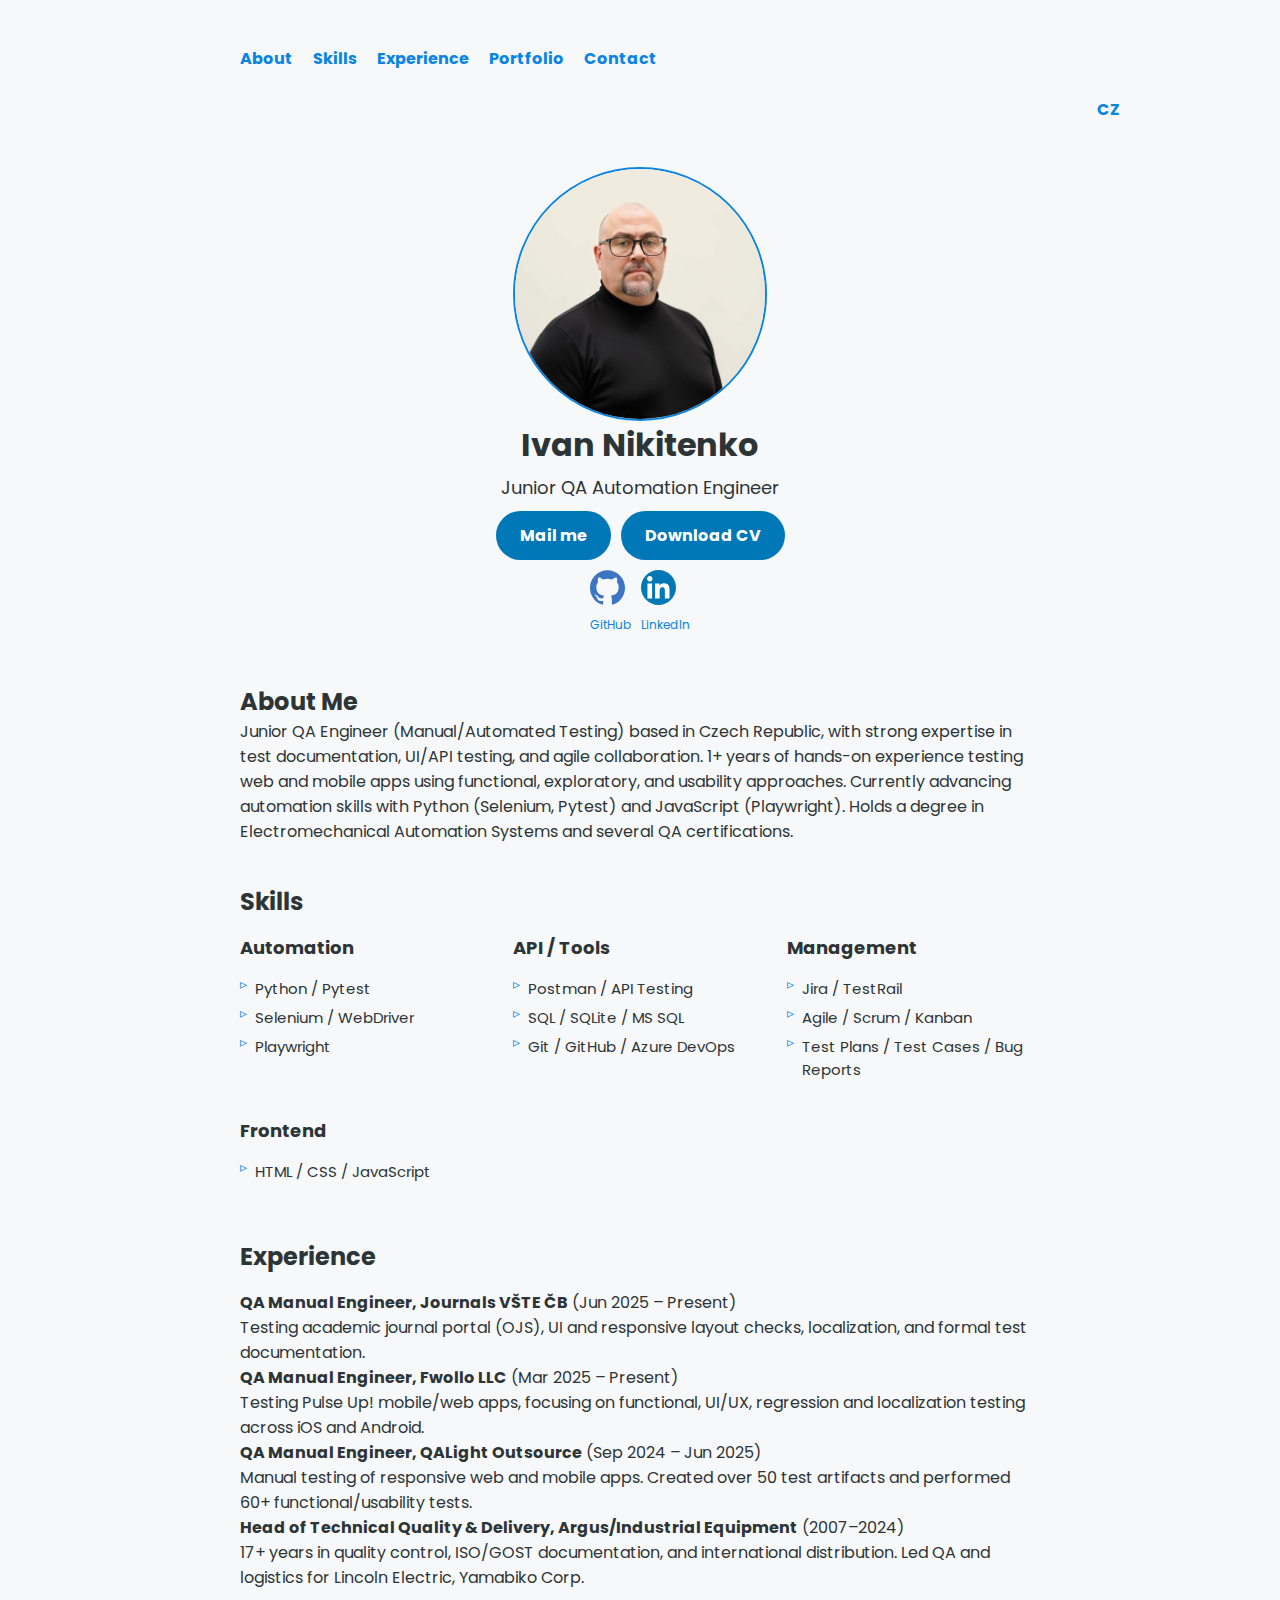
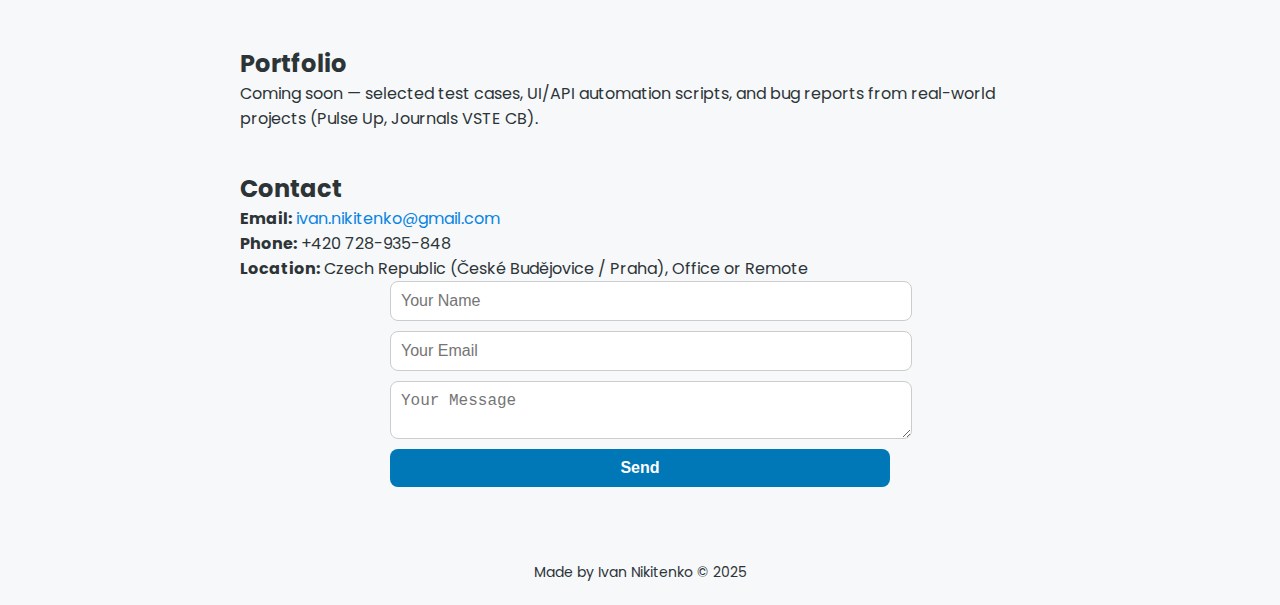
<file: index.html>
<!DOCTYPE html>
<html lang="en">
<head>
  <meta charset="UTF-8" />
  <meta name="viewport" content="width=device-width, initial-scale=1.0" />
  <title>Ivan Nikitenko | QA Engineer</title>
  <link rel="stylesheet" href="./css/index.css" />
  <link href="https://fonts.googleapis.com/css2?family=Poppins:wght@400;600&display=swap" rel="stylesheet" />
  <meta name="description" content="QA Automation Engineer portfolio site of Ivan Nikitenko" />
  <link rel="icon" type="image/png" href="./images/favicon.png" />
</head>
<body>
  <header>
    <nav class="navbar" style="flex-direction: column; align-items: flex-start; gap: 10px;">
      <ul class="nav-links">
        <li><a href="#about">About</a></li>
        <li><a href="#skills">Skills</a></li>
        <li><a href="#experience">Experience</a></li>
        <li><a href="#portfolio">Portfolio</a></li>
        <li><a href="#contact">Contact</a></li>
      </ul>
      <a class="language-switch" href="./pages/cz.html">CZ</a>
    </nav>
  </header>

  <main>
    <section class="hero">
      <img class="avatar" style="max-width: 300px; height: auto;" src="./images/avatar.png" alt="My avatar" />
      <h1>Ivan Nikitenko</h1>
      <p class="subtitle">Junior QA Automation Engineer</p>
      <div class="hero-buttons">
        <a class="large-button" href="mailto:ivan.nikitenko@gmail.com">Mail me</a>
        <a class="large-button secondary" href="cv/Ivan_Nikitenko_QA_Engineer_CV.pdf" download target="_blank">Download CV</a>
      </div>
      <ul class="links">
        <li><a href="https://github.com/SeniorEU" target="_blank" aria-label="GitHub"><img src="./images/github.svg" alt="GitHub" /></a></li>
        <li><a href="https://www.linkedin.com/in/ivannikitenko/" target="_blank" aria-label="LinkedIn"><img src="./images/linkedin.svg" alt="LinkedIn" /></a></li>
      </ul>
    </section>

    <section id="about">
      <h2>About Me</h2>
      <p>Junior QA Engineer (Manual/Automated Testing) based in Czech Republic, with strong expertise in test documentation, UI/API testing, and agile collaboration. 1+ years of hands-on experience testing web and mobile apps using functional, exploratory, and usability approaches. Currently advancing automation skills with Python (Selenium, Pytest) and JavaScript (Playwright). Holds a degree in Electromechanical Automation Systems and several QA certifications.</p>
    </section>

    <section id="skills">
      <h2>Skills</h2>
      <div class="skills-grid">
        <div>
          <h3>Automation</h3>
          <ul>
            <li>Python / Pytest</li>
            <li>Selenium / WebDriver</li>
            <li>Playwright</li>
          </ul>
        </div>
        <div>
          <h3>API / Tools</h3>
          <ul>
            <li>Postman / API Testing</li>
            <li>SQL / SQLite / MS SQL</li>
            <li>Git / GitHub / Azure DevOps</li>
          </ul>
        </div>
        <div>
          <h3>Management</h3>
          <ul>
            <li>Jira / TestRail</li>
            <li>Agile / Scrum / Kanban</li>
            <li>Test Plans / Test Cases / Bug Reports</li>
          </ul>
        </div>
        <div>
          <h3>Frontend</h3>
          <ul>
            <li>HTML / CSS / JavaScript</li>
          </ul>
        </div>
      </div>
    </section>

    <section id="experience">
      <h2>Experience</h2>
      <ul class="experience-list">
        <li><strong>QA Manual Engineer, Journals VŠTE ČB</strong> (Jun 2025 – Present)<br />
        Testing academic journal portal (OJS), UI and responsive layout checks, localization, and formal test documentation.</li>
        <li><strong>QA Manual Engineer, Fwollo LLC</strong> (Mar 2025 – Present)<br />
        Testing Pulse Up! mobile/web apps, focusing on functional, UI/UX, regression and localization testing across iOS and Android.</li>
        <li><strong>QA Manual Engineer, QALight Outsource</strong> (Sep 2024 – Jun 2025)<br />
        Manual testing of responsive web and mobile apps. Created over 50 test artifacts and performed 60+ functional/usability tests.</li>
        <li><strong>Head of Technical Quality & Delivery, Argus/Industrial Equipment</strong> (2007–2024)<br />
        17+ years in quality control, ISO/GOST documentation, and international distribution. Led QA and logistics for Lincoln Electric, Yamabiko Corp.</li>
      </ul>
    </section>

    <section id="portfolio">
      <h2>Portfolio</h2>
      <p>Coming soon — selected test cases, UI/API automation scripts, and bug reports from real-world projects (Pulse Up, Journals VSTE CB).</p>
    </section>

    <section id="contact">
      <h2>Contact</h2>
      <p><strong>Email:</strong> <a href="mailto:ivan.nikitenko@gmail.com">ivan.nikitenko@gmail.com</a><br />
      <strong>Phone:</strong> +420 728-935-848<br />
      <strong>Location:</strong> Czech Republic (České Budějovice / Praha), Office or Remote</p>
      <form class="contact-form" action="https://formspree.io/f/mwkdvqzj" method="POST">
        <input type="text" name="name" placeholder="Your Name" required />
        <input type="email" name="email" placeholder="Your Email" required />
        <textarea name="message" placeholder="Your Message" required></textarea>
        <button type="submit">Send</button>
      </form>
    </section>
  </main>

  <footer>
    <p>Made by Ivan Nikitenko &copy; 2025</p>
  </footer>
</body>
</html>
</file>
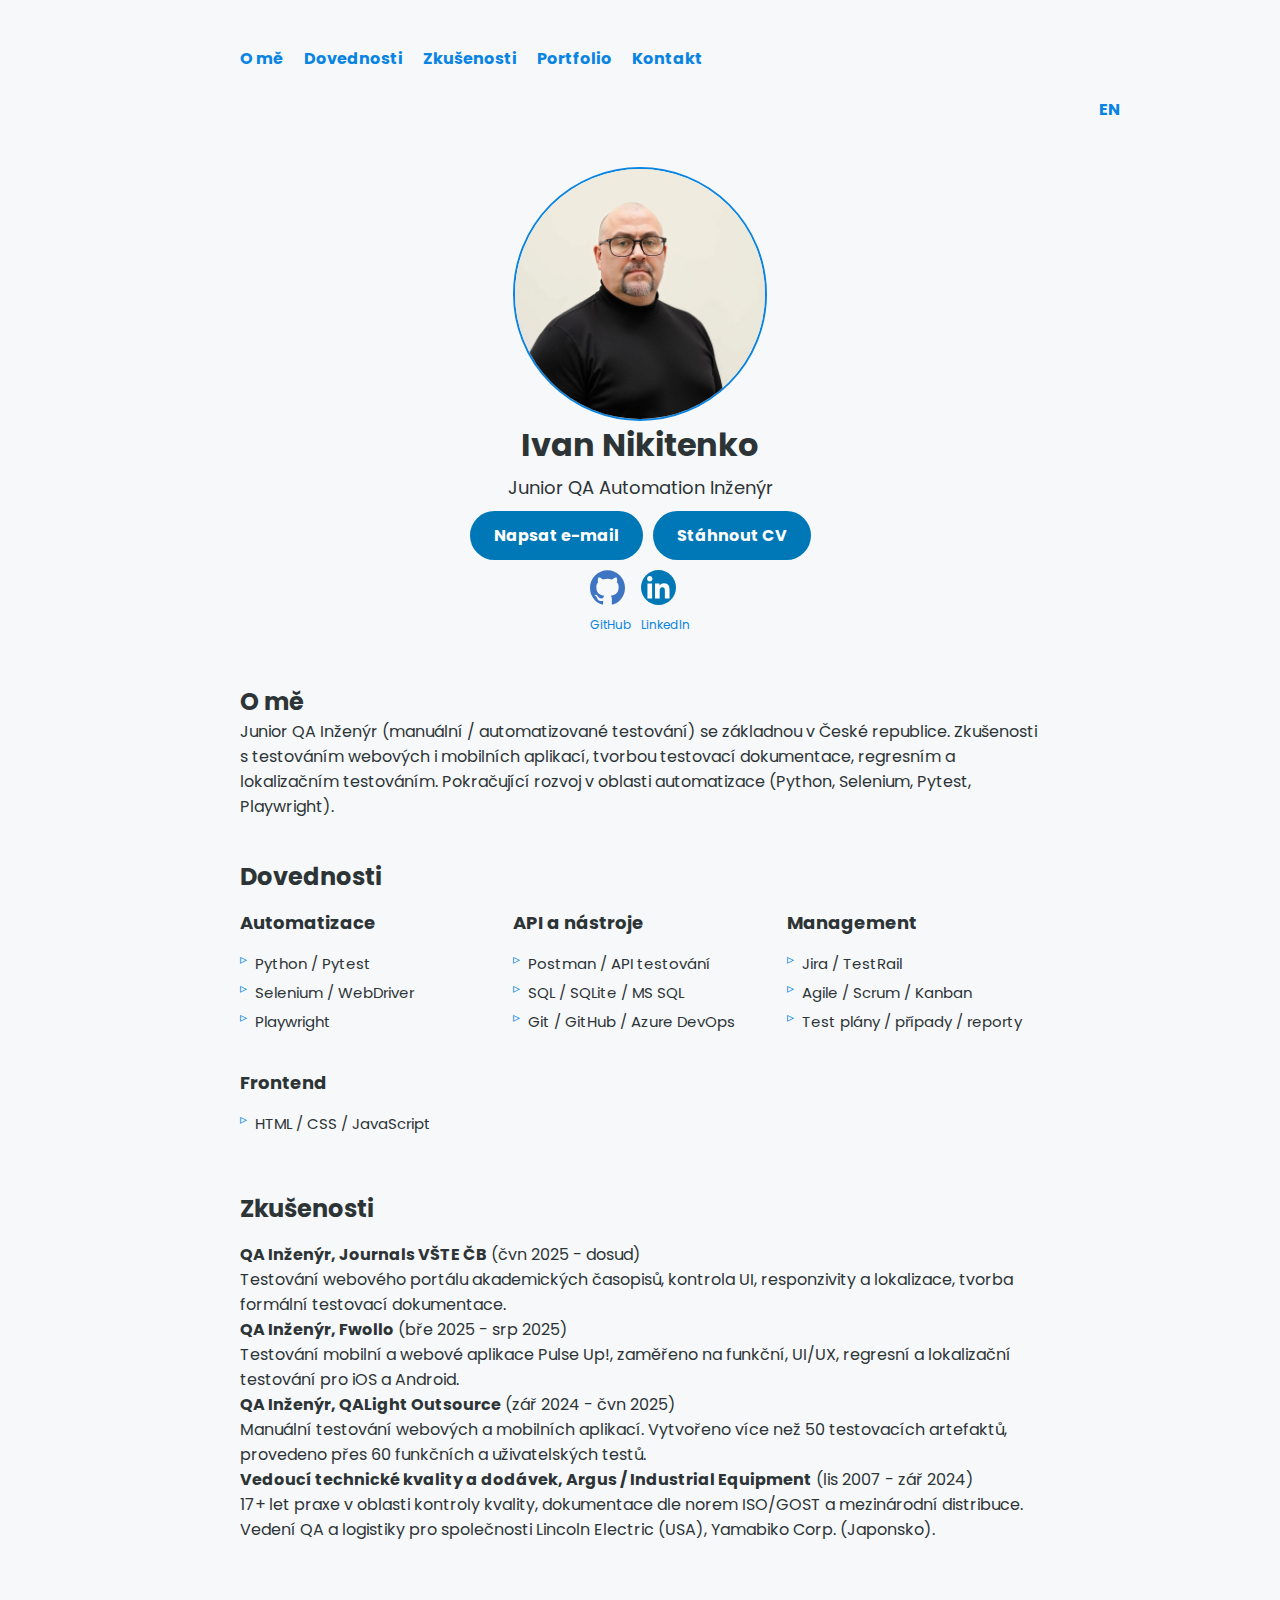
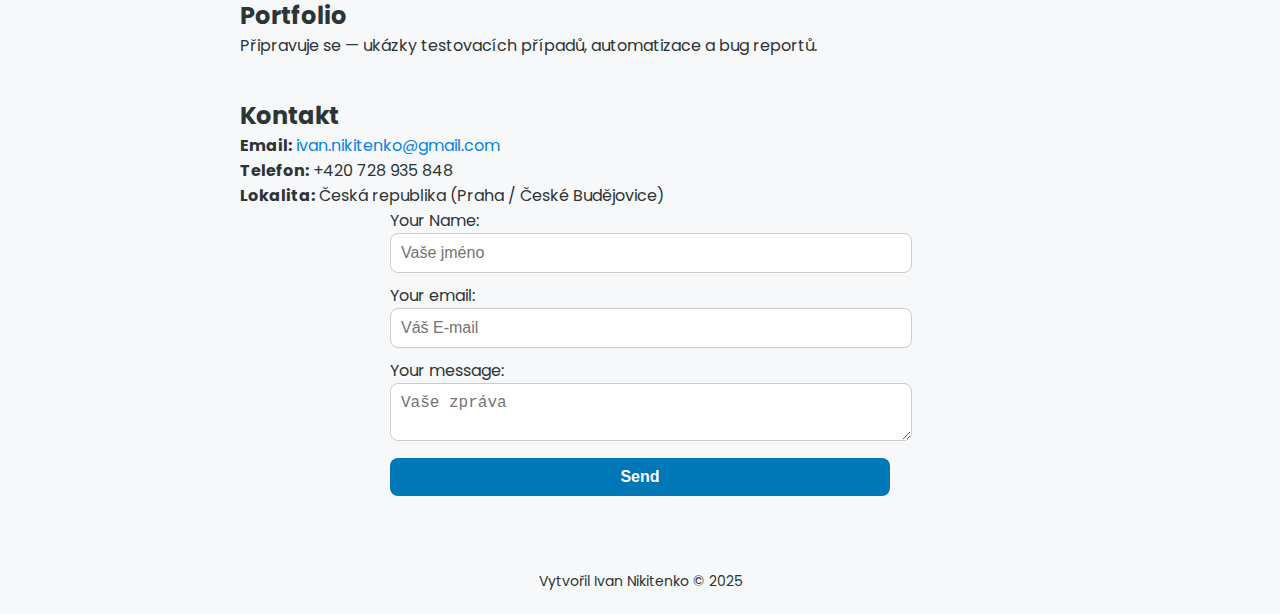
<file: pages/cz.html>
<!DOCTYPE html>
<html lang="cs">

<head>
  <meta charset="UTF-8" />
  <meta name="viewport" content="width=device-width, initial-scale=1.0" />
  <title>Ivan Nikitenko | QA Inženýr</title>
  <link rel="stylesheet" href="../css/index.css" />
  <link href="https://fonts.googleapis.com/css2?family=Poppins:wght@400;600&display=swap" rel="stylesheet" />
  <meta name="description" content="Portfolio QA Automation inženýr Ivan Nikitenko v Češtině" />
</head>

<body>
  <header>
    <nav class="navbar">
      <ul class="nav-links">
        <li><a href="#about">O mě</a></li>
        <li><a href="#skills">Dovednosti</a></li>
        <li><a href="#experience">Zkušenosti</a></li>
        <li><a href="#portfolio">Portfolio</a></li>
        <li><a href="#contact">Kontakt</a></li>
      </ul>
      <a class="language-switch" href="../index.html">EN</a>
    </nav>
  </header>

  <main>
    <section class="hero">
      <img class="avatar" src="../images/avatar.png" alt="Můj portrét" />
      <h1>Ivan Nikitenko</h1>
      <p class="subtitle">Junior QA Automation Inženýr</p>
      <div class="hero-buttons">
        <a class="large-button" href="mailto:ivan.nikitenko@gmail.com">Napsat e-mail</a>
        <a class="large-button secondary" href="../cv/Ivan_Nikitenko_QA_Engineer_CV.pdf" download target="_blank">Stáhnout CV</a>
      
      </div>
      <ul class="links">
        <li><a href="https://github.com/SeniorEU" target="_blank" aria-label="GitHub"><img src="../images/github.svg" alt="GitHub" /></a></li>
        <li><a href="https://www.linkedin.com/in/ivannikitenko/" target="_blank" aria-label="LinkedIn"><img src="../images/linkedin.svg" alt="LinkedIn" /></a></li>
      </ul>
    </section>

    <section id="about">
      <h2>O mě</h2>
      <p>Junior QA Inženýr (manuální / automatizované testování) se základnou v České republice. Zkušenosti s testováním webových i mobilních aplikací, tvorbou testovací dokumentace, regresním a lokalizačním testováním. Pokračující rozvoj v oblasti automatizace (Python, Selenium, Pytest, Playwright).</p>
    </section>

    <section id="skills">
      <h2>Dovednosti</h2>
      
      <div class="skills-grid">
        <div>
          <h3>Automatizace</h3>
          <ul>
            <li>Python / Pytest</li>
            <li>Selenium / WebDriver</li>
            <li>Playwright</li>
          </ul>
        </div>

        <div>
          <h3>API a nástroje</h3>
          <ul>
            <li>Postman / API testování</li>
            <li>SQL / SQLite / MS SQL</li>
            <li>Git / GitHub / Azure DevOps</li>
          </ul>
        </div>
        
        <div>
          <h3>Management</h3>
          <ul>
            <li>Jira / TestRail</li>
            <li>Agile / Scrum / Kanban</li>
            <li>Test plány / případy / reporty</li>
          </ul>
        </div>
        
        <div>
          <h3>Frontend</h3>
          <ul>
            <li>HTML / CSS / JavaScript</li>
          </ul>
        </div>
      </div>
    </section>

    <section id="experience">
      <h2>Zkušenosti</h2>
      <ul class="experience-list">
        <li><strong>QA Inženýr, Journals VŠTE ČB</strong> (čvn 2025 - dosud)<br />
        Testování webového portálu akademických časopisů, kontrola UI, responzivity a lokalizace, tvorba formální testovací dokumentace.</li>
        <li><strong>QA Inženýr, Fwollo</strong> (bře 2025 - srp 2025)<br />
        Testování mobilní a webové aplikace Pulse Up!, zaměřeno na funkční, UI/UX, regresní a lokalizační testování pro iOS a Android.</li>
        <li><strong>QA Inženýr, QALight Outsource</strong> (zář 2024 - čvn 2025)<br />
        Manuální testování webových a mobilních aplikací. Vytvořeno více než 50 testovacích artefaktů, provedeno přes 60 funkčních a uživatelských testů.</li>
        <li><strong>Vedoucí technické kvality a dodávek, Argus / Industrial Equipment</strong> (lis 2007 - zář 2024)<br />
        17+ let praxe v oblasti kontroly kvality, dokumentace dle norem ISO/GOST a mezinárodní distribuce. Vedení QA a logistiky pro společnosti Lincoln Electric (USA), Yamabiko Corp. (Japonsko).</li>
      </ul>
    </section>

    <section id="portfolio">
      <h2>Portfolio</h2>
      <p>Připravuje se — ukázky testovacích případů, automatizace a bug reportů.</p>
    </section>

    <section id="contact">
      <h2>Kontakt</h2>
      <p><strong>Email:</strong> <a href="mailto:ivan.nikitenko@gmail.com">ivan.nikitenko@gmail.com</a><br />
      <strong>Telefon:</strong> +420 728 935 848<br />
      <strong>Lokalita:</strong> Česká republika (Praha / České Budějovice)</p>

      <form class="contact-form" action="https://formspree.io/f/xgvzzege" 
      method="POST"
      onsubmit="alert('Děkuji za vaši zprávu! Brzy se vám ozvu.');">

      <label>
        Your Name:
        <input type="text" name="name" placeholder="Vaše jméno" required>
      </label>

      <label>
        Your email:
        <input type="email" name="email" placeholder="Váš E-mail" required>
      </label>

      <label>
        Your message:
        <textarea name="message" placeholder="Vaše zpráva" required></textarea>
      </label>
      
      <button type="submit">Send</button>
    </form>
    </section>
  </main>

  <footer>
    <p>Vytvořil Ivan Nikitenko &copy; 2025</p>
  </footer>
</body>

</html>
</file>
<file: css/index.css>
:root {
    --main-color: #f6f8fa;
    --secondary-color: #dfe6e9;
    --font-color: #2d3436;
    --link-color: #0984e3;
    --link-color-hover: #74b9ff;
    --accent-color: #55efc4;
    --gap: 15px;
}

body, h1, h2, h3, p {
    margin: 0;
}

ul {
    padding: 0;
    list-style: none;
}

a {
    text-decoration: none;
    color: var(--link-color);
    transition: 0.3s;
}

a:hover, a:focus, a:active {
    color: var(--link-color-hover);
    opacity: 0.7;
}

html {
    background-color: var(--main-color);
    color: var(--font-color);
    scroll-behavior: smooth;
}

body {
    max-width: 960px;
    margin: 0 auto;
    padding: 20px;
    font-family: 'Poppins', sans-serif;
    background-color: var(--main-color);
    display: flex;
    flex-direction: column;
    gap: var(--gap);
}

header {
    position: relative;
}

.navbar {
    display: flex;
    justify-content: space-between;
    align-items: center;
    flex-wrap: wrap;
    padding: 10px 0;
    flex-direction: column;
    align-items: flex-start;
    gap: 10px;
}

.nav-links {
    display: flex;
    gap: 20px;
    padding-left: 80px;
    flex-wrap: wrap;
}

.nav-links li {
    list-style: none;
}

.nav-links a {
    font-weight: bold;
}

.language-switch {
    font-weight: bold;
    margin-left: auto;
}

.avatar {
    --avatar-size: 250px;
    display: block;
    width: var(--avatar-size);
    height: var(--avatar-size);
    border: 2px solid var(--link-color);
    border-radius: 50%;
    object-fit: cover;
    margin: 0 auto;
}

h1 {
    font-size: 32px;
    text-align: center;
}

.subtitle {
    font-size: 18px;
    text-align: center;
    margin-top: 5px;
}

.nickname, .description, footer {
    text-align: center;
}

.hero-buttons {
    display: flex;
    gap: 10px;
    justify-content: center;
    flex-wrap: wrap;
    margin-top: 10px;
}

.large-button {
    padding: 12px 24px;
    background-color: #0077b6;
    color: white;
    border-radius: 25px;
    border: none;
    font-weight: bold;
    transition: background-color 0.3s ease;
    cursor: pointer;
    font-size: 16px;
    text-align: center;
}

.large-button:hover {
    background-color: #0096c7;
}

.large-button.secondary {
    background-color: #0077b6;
    color: white;
}

.large-button.secondary:hover {
    background-color: #495057;
}

.links {
    display: flex;
    justify-content: center;
    gap: 10px;
    margin: 10px 0;
}

.links a::after {
    content: attr(aria-label);
    font-size: 12px;
    display: block;
    text-align: center;
    margin-top: 4px;
}

.links img {
    width: 35px;
    height: 35px;
}

section {
    max-width: 800px;
    margin: 0 auto;
    padding: 20px 24px;
}

.skills-grid {
  display: grid;
  grid-template-columns: repeat(auto-fit, minmax(200px, 1fr));
  gap: 20px;
  margin-top: 15px;
}

.skills-grid h3 {
  font-size: 18px;
  margin-bottom: 8px;
  color: #2d3436;
}

.skills-grid ul li {
  margin-bottom: 6px;
  font-size: 15px;
  padding-left: 1em;
  position: relative;
}

.skills-grid ul li::before {
  content: '▹';
  position: absolute;
  left: 0;
  color: var(--link-color);
  font-size: 14px;
  line-height: 1;
}

.contact-form {
    display: flex;
    flex-direction: column;
    gap: 10px;
    max-width: 500px;
    margin: 0 auto;
}

.contact-form input,
.contact-form textarea {
    padding: 10px;
    border: 1px solid #ccc;
    border-radius: 8px;
    font-size: 16px;
    width: 100%;
}

.contact-form button {
    padding: 10px;
    border: none;
    background-color: #0077b6;
    color: white;
    font-weight: bold;
    border-radius: 8px;
    cursor: pointer;
    font-size: 16px;
    width: 100%;
}

footer {
    margin-top: 40px;
    text-align: center;
    font-size: 14px;
}

@media (max-width: 768px) {
    .nav-links {
        flex-direction: column;
        align-items: flex-start;
    }

    .hero-buttons {
        flex-direction: column;
        align-items: center;
    }
}
</file>
